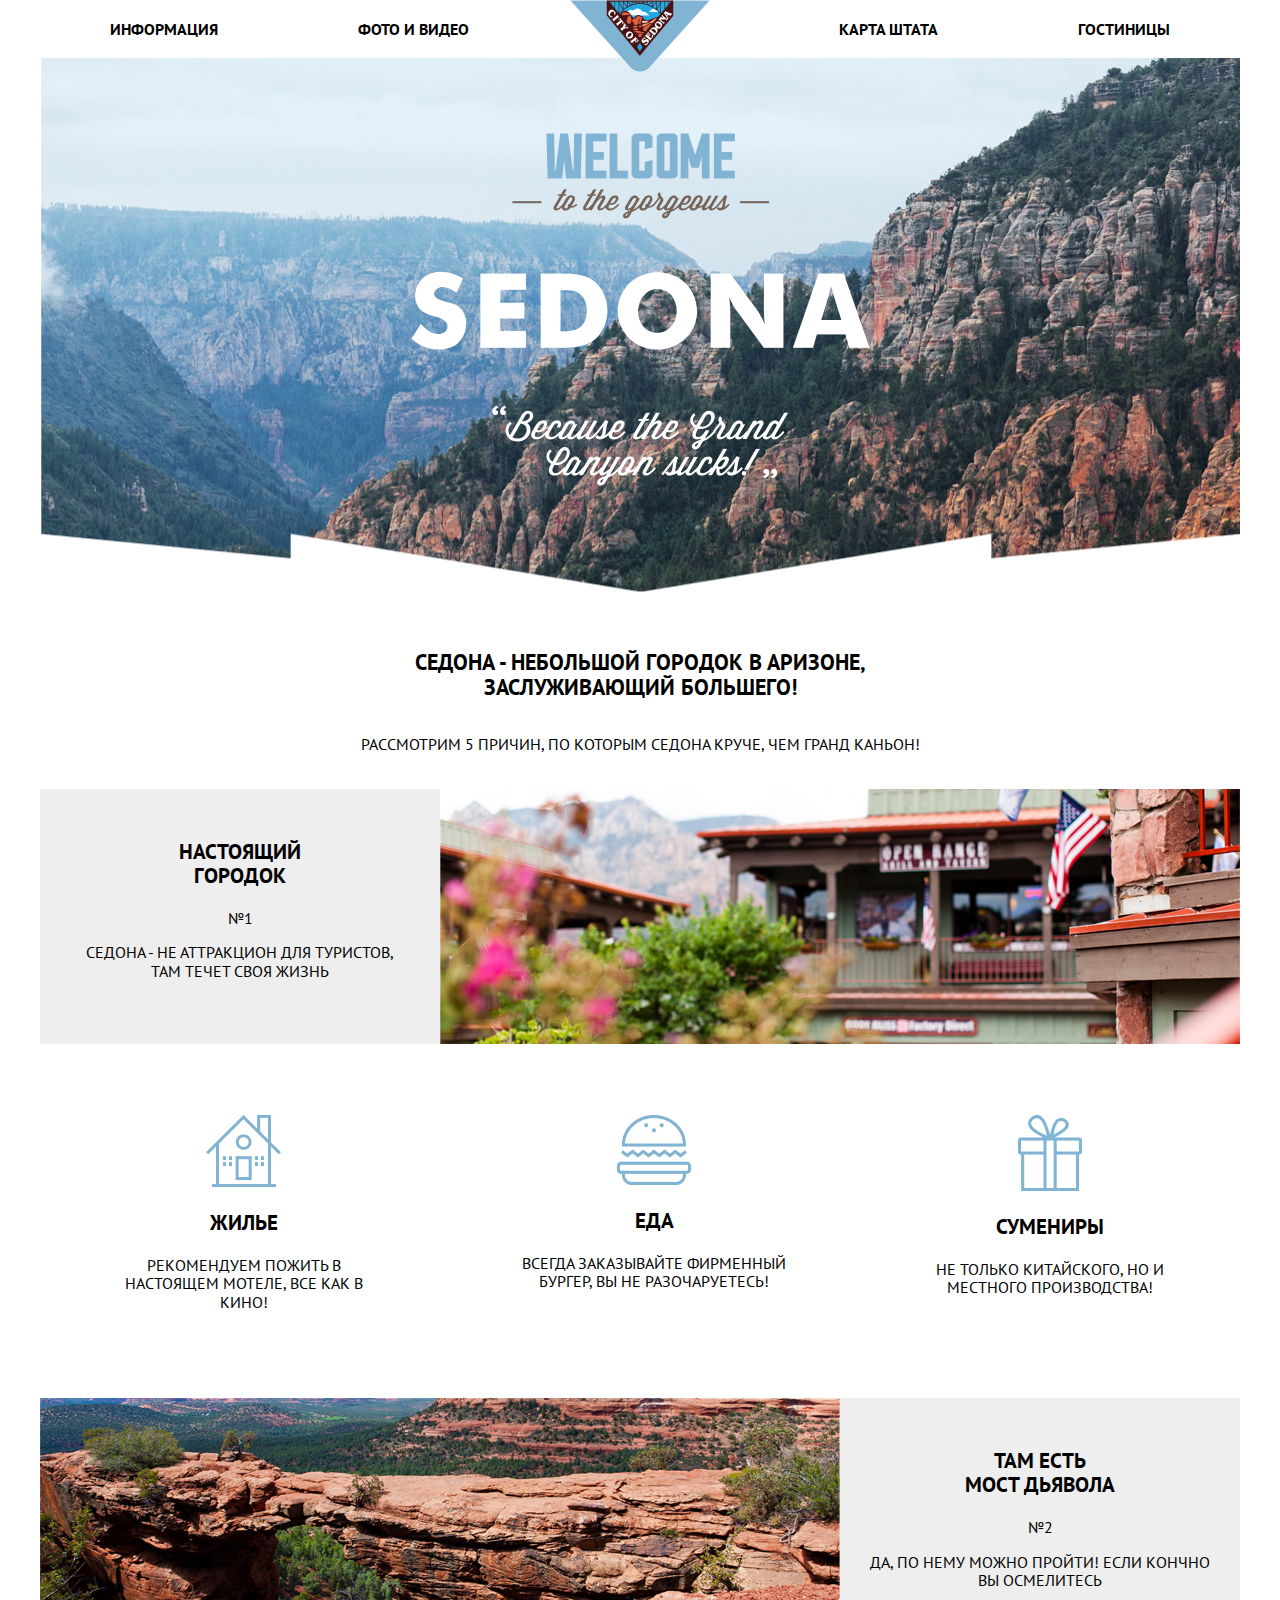
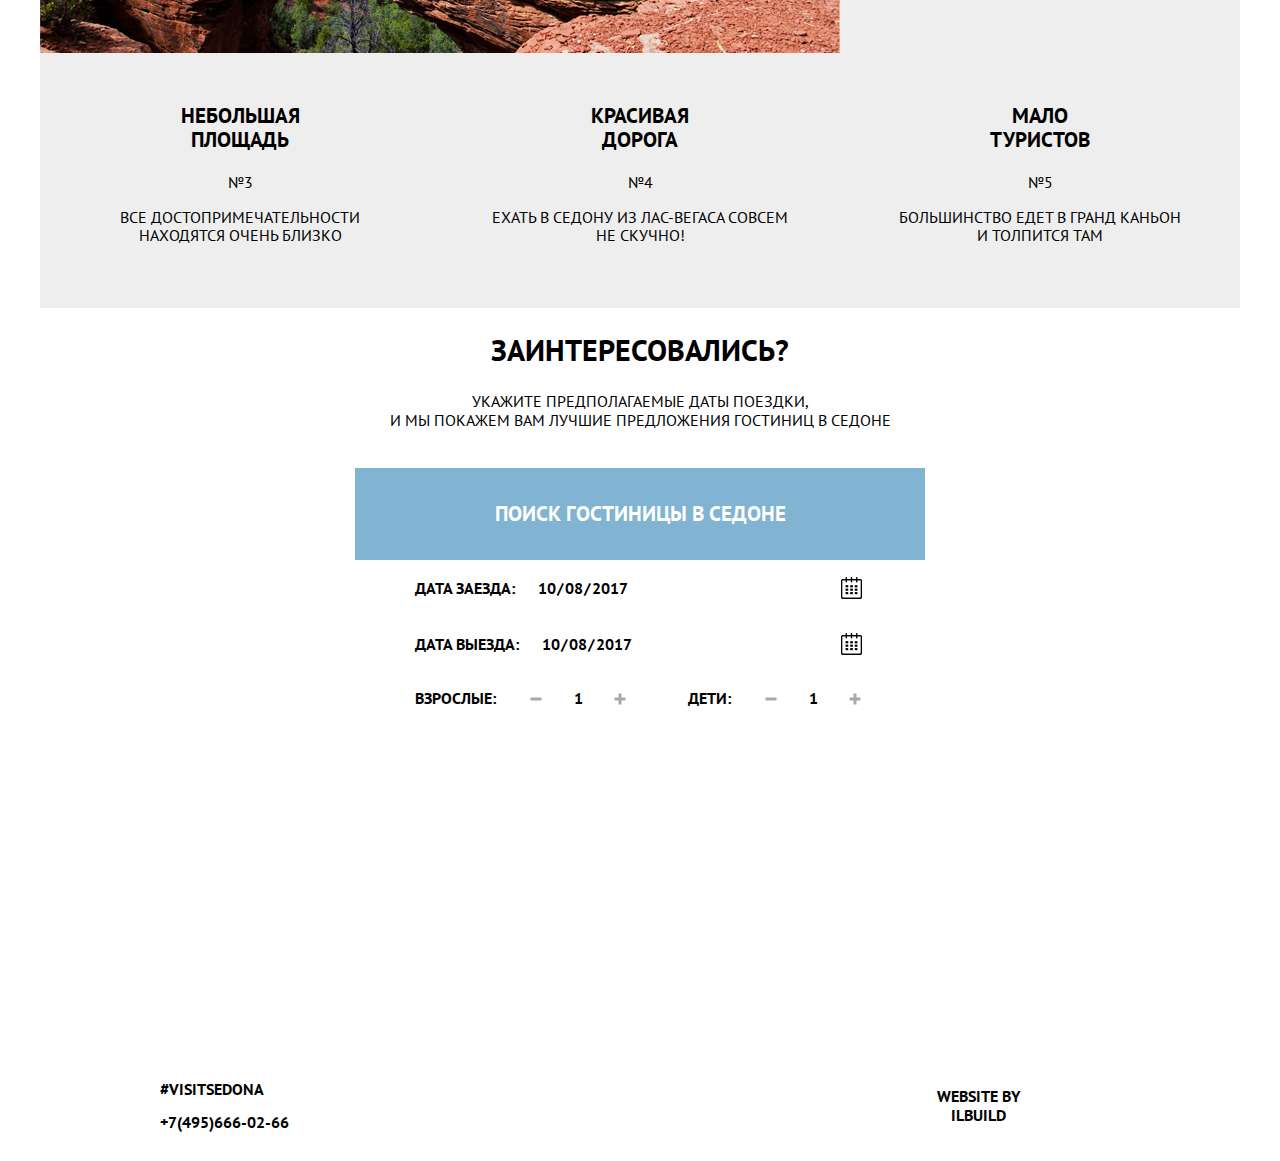
<file: index.html>
<!DOCTYPE html>
<html lang="ru">

<head>
  <meta charset="UTF-8">
  <meta http-equiv="X-UA-Compatible" content="IE=edge">
  <meta name="viewport" content="width=device-width, initial-scale=1.0">
  <title>СЕДОНА - НЕБОЛЬШОЙ ГОРОДОК В АРИЗОНЕ</title>
  <link href="https://fonts.googleapis.com/css2?family=PT+Sans:wght@400;700&display=swap" rel="stylesheet">
  <link rel="stylesheet" href="./css/normalize.css">
  <link rel="stylesheet" href="./css/style.css">
  <script src="./js/form.js" defer></script>
  <script src="./js/sendBtn.js" defer></script>
</head>

<body>
  <header class="main-header container">
    <nav class="main-navigation">
      <ul class="site-navigation">
        <li><a href="#">Информация</a></li>
        <li><a href="#">Фото и видео</a></li>
      </ul>
      <a href="./" class="main-header-logo">
        <img src="img/Logo.png" alt="Логотип городка Седона">
      </a>
      <ul class="site-navigation">
        <li><a href="#">Карта штата</a></li>
        <li><a href="./hotels.html">Гостиницы</a></li>
      </ul>
    </nav>
    <img class="header-logo" src="img/header-logo.png" alt="Welcome to the gorgeus" class="main-header-title">
    <h1>Седона - небольшой городок в Аризоне, <br>
      заслуживающий большего!</h1>
    <p>Рассмотрим 5 причин, по которым Седона круче, чем Гранд Каньон!</p>
  </header>

  <main class="features container">
    <div class="features-row">
      <div class="features-item">
        <h3>Настоящий <br>
          городок</h3>
        <p>№1</p>
        <p>Седона - не аттракцион для туристов,<br>
          там течет своя жизнь</p>
      </div>
      <div class="features-image">
        <img src="img/photo1.jpg" alt="Фотография растительности и домов">
      </div>
    </div>

    <section class="recommendation">
      <ul class="recommendation-list">
        <li><img src="img/icon1.png" alt="Иконка домик"></li>
        <li>
          <h3>Жилье</h3>
        </li>
        <li>
          <p>Рекомендуем пожить в настоящем мотеле, все как в кино!</p>
        </li>
      </ul>
      <ul class="recommendation-list">
        <li><img src="img/icon2.png" alt="Иконка гамбургер"></li>
        <li>
          <h3>Еда</h3>
        </li>
        <li>
          <p>Всегда заказывайте фирменный бургер, вы не разочаруетесь!</p>
        </li>
      </ul>
      <ul class="recommendation-list">
        <li><img src="img/icon3.png" alt="Иконка подарок"></li>
        <li>
          <h3>Сумениры</h3>
        </li>
        <li>
          <p>Не только китайского, но и местного производства!</p>
        </li>
      </ul>
    </section>

    <div class="features-row">
      <div class="features-image">
        <img src="img/photo2.jpg" alt="Фотография каньона">
      </div>
      <div class="features-item">
        <h3>Там есть <br>
          мост дьявола</h3>
        <p>№2</p>
        <p>Да, по нему можно пройти! Если кончно <br>
          вы осмелитесь</p>
      </div>
      <div class="features-item">
        <h3>Небольшая <br>
          площадь</h3>
        <p>№3</p>
        <p>Все достопримечательности<br>
          находятся очень близко</p>
      </div>
      <div class="features-item">
        <h3>Красивая <br>
          дорога</h3>
        <p>№4</p>
        <p>Ехать в Седону из Лас-Вегаса совсем <br>
          не скучно!</p>
      </div>
      <div class="features-item">
        <h3>Мало <br>
          туристов</h3>
        <p>№5</p>
        <p>Большинство едет в Гранд Каньон<br>
          и толпится там</p>
      </div>
    </div>
  </main>

  <section class="appointment">
    <div class="appointmentHeader">
      <h2>Заинтересовались?</h2>
      <p>
        Укажите предполагаемые даты поездки, <br>
        и мы покажем вам лучшие предложения гостиниц в Седоне
      </p>
    </div>

    <iframe class="map"
      src="https://www.google.com/maps/embed?pb=!1m18!1m12!1m3!1d22024.544423353258!2d-111.80551639258705!3d34.85702844904017!2m3!1f0!2f0!3f0!3m2!1i1024!2i768!4f13.1!3m3!1m2!1s0x872da132f942b00d%3A0x5548c523fa6c8efd!2z0KHQtdC00L7QvdCwLCDQkNGA0LjQt9C-0L3QsCA4NjMzNiwg0KHQqNCQ!5e0!3m2!1sru!2sru!4v1618997404940!5m2!1sru!2sru"
      width="100%" height="750px" style="border:0;" allowfullscreen="" loading="lazy">
    </iframe>

    <div class="formWrap appointment-formWrap">
      <button class="formHeader sendBtn">
        <h3 class="formHeader_text">Поиск гостиницы в Седоне</h3>
      </button>

      <form class="appointment-form" action="#" method="POST">
        <p class="formItem">
          <label for="form-date-in">Дата заезда:</label>
          <input type="date" required id="form-date-in" name="date-in" value="2017-10-08">
        </p>

        <p class="formItem">
          <label for="form-date-out">Дата выезда:</label>
          <input type="date" required id="form-date-out" name="date-out" value="2017-10-08">
        </p>

        <p class="formItem">
          <label class="mr30" for="adults">Взрослые:</label>
          <button class="quantity-button" id="adults-minus"></button>
          <input id="adults" type="number" step="1" min="1" max="" value="1">
          <button class="quantity-button quantity-button_plus" id="adults-plus"></button>
        </p>

        <p class="formItem">
          <label class="mr30" for="children">Дети:</label>
          <button class="quantity-button" id="children-minus"></button>
          <input id="children" type="number" step="1" min="1" max="" value="1">
          <button class="quantity-button quantity-button_plus" id="children-plus"></button>
        </p>
      </form>
    </div>

    <footer class="footer container">
      <div class="footer-contacts">
        <p>
          #Visitsedona
        </p>
        <a href="tel: +74956660266">+7(495)666-02-66</a>
      </div>
      <div class="footer-developer">
        <p>
          Website by <br> ilbuild
        </p>
      </div>
    </footer>

  </section>

</body>

</html>
</file>
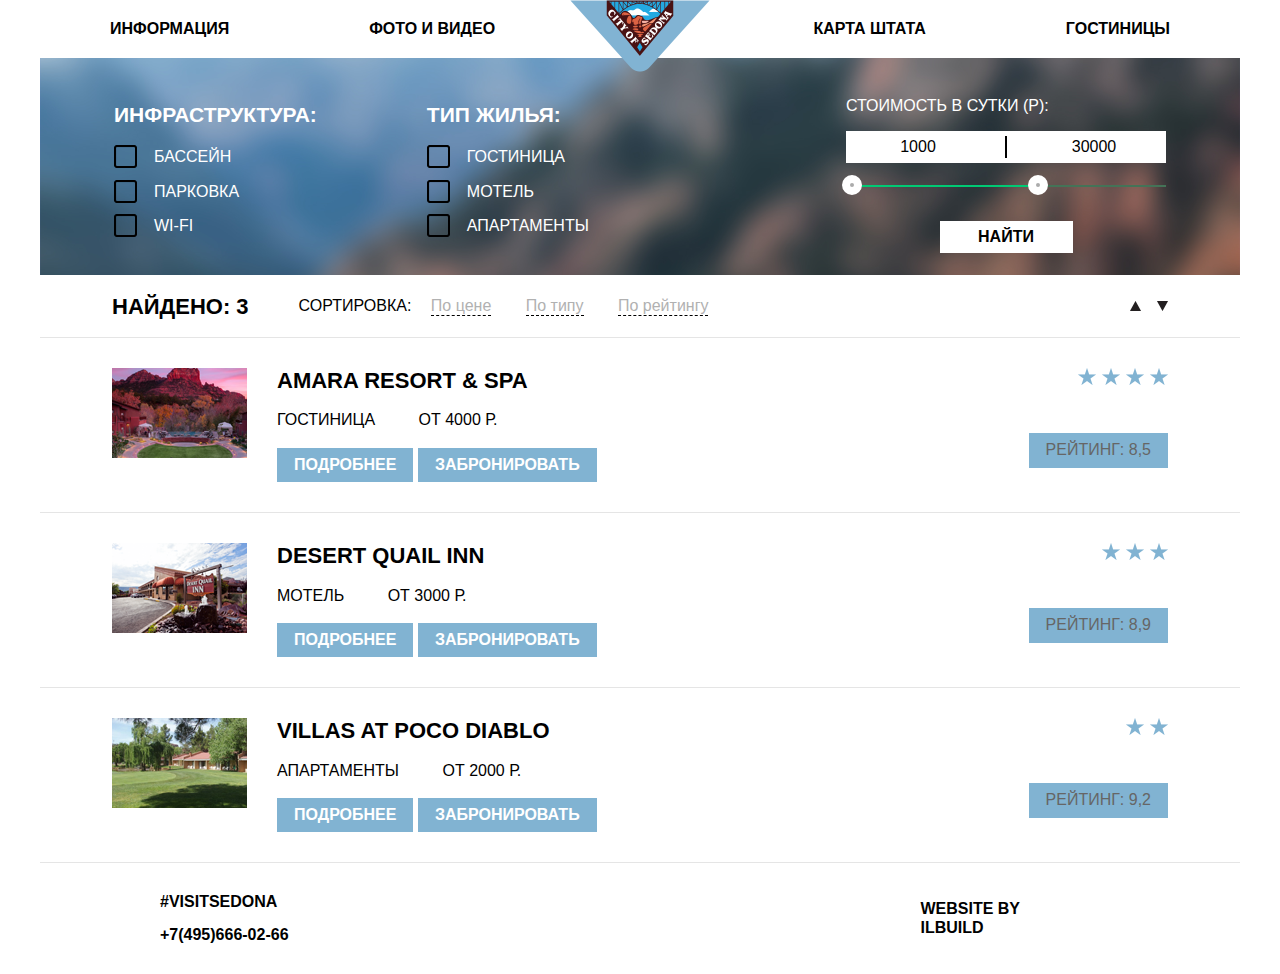
<file: hotels.html>
<!DOCTYPE html>
<html lang="ru">

<head>
  <meta charset="UTF-8">
  <meta http-equiv="X-UA-Compatible" content="IE=edge">
  <meta name="viewport" content="width=device-width, initial-scale=1.0">
  <title>СЕДОНА - ВЫБОР ОТЕЛЯ</title>
  <link rel="stylesheet" href="./css/normalize.css">
  <link rel="stylesheet" href="./css/UISlider.css">
  <link rel="stylesheet" href="./css/style.css">
  <script src="//code.jquery.com/jquery-3.6.0.min.js" defer></script>
  <script src="./js/jquery-ui.min.js" defer></script>
  <script src="./js/jquery.ui.touch-punch.min.js" defer></script>
  <script src="./js/UISlider.js" defer></script>
  <script src="./js/sendBtn.js" defer></script>
</head>

<body>
  <header class="main-header container">
    <nav class="main-navigation">
      <ul class="site-navigation">
        <li><a href="#">Информация</a></li>
        <li><a href="#">Фото и видео</a></li>
      </ul>
      <a href="./" class="main-header-logo">
        <img src="img/Logo.png" alt="Логотип городка Седона">
      </a>
      <ul class="site-navigation">
        <li><a href="#">Карта штата</a></li>
        <li><a href="./hotels.html">Гостиницы</a></li>
      </ul>
    </nav>
  </header>

  <section class="hotels-filter container">
    <form class="hotels-serch">
      <div class="filter-wrap">
        <div class="serch-wrap">
          <h3>
            Инфраструктура:
          </h3>
          <p>
            <label class="serch-сheckbox">
              <input class="visually-hidden" type="checkbox" name="pool">
              <span class="checkbox-indicator"></span>
              Бассейн
            </label>
          </p>
          <p>
            <label class="serch-сheckbox">
              <input class="visually-hidden" type="checkbox" name="parking">
              <span class="checkbox-indicator"></span>
              Парковка
            </label>
          </p>
          <p>
            <label class="serch-сheckbox">
              <input class="visually-hidden" type="checkbox" name="wi-fi">
              <span class="checkbox-indicator"></span>
              wi-fi
            </label>
          </p>
        </div>
        <div class="serch-wrap">
          <h3 class="serch-title">
            Тип жилья:
          </h3>
          <p>
            <label class="serch-сheckbox">
              <input class="visually-hidden" type="checkbox" name="hotel">
              <span class="checkbox-indicator"></span>
              Гостиница
            </label>
          </p>
          <p>
            <label class="serch-сheckbox">
              <input class="visually-hidden" type="checkbox" name="motel">
              <span class="checkbox-indicator"></span>
              Мотель
            </label>
          </p>
          <p>
            <label class="serch-сheckbox">
              <input class="visually-hidden" type="checkbox" name="apartments">
              <span class="checkbox-indicator"></span>
              Апартаменты
            </label>
          </p>
        </div>
      </div>

      <div class="filter-wrap">
        <div class="priceFilter_container">
          <p class="priceFilter-title">Стоимость в сутки (р):</p>
          <div class="priceInput_container">
            <input type="text" class="priceFilter-input-left" />
            <input type="text" class="priceFilter-input-right" />
          </div>
          <div class="priceFilter"></div>
          <button class="priceFilter-button sendBtn">Найти</button>
        </div>
      </div>

    </form>
  </section>

  <section class="hotelSort container">
    <div class="hotelSort-total">
      <h2>Найдено: 3</h2>
    </div>
    <div class="hotelSort-by">
      <span>Сортировка:</span>
      <button class="hotelSort-btn">По цене</button>
      <button class="hotelSort-btn">По типу</button>
      <button class="hotelSort-btn">По рейтингу</button>
    </div>
    <div class="hotelSort-arrow">
      <button class="hotelSort-arrow-btn hotelSort-arrow-btn__up"></button>
      <button class="hotelSort-arrow-btn hotelSort-arrow-btn__down"></button>
    </div>
  </section>

  <section class="hotels-cards container">

    <div class="hotel-card">
      <div class="hotel-card-wrap">
        <div class="card-image">
          <img src="./img/hotelsImage/1.png" alt="Amara resort & spa">
        </div>
        <div class="card-description">
          <h2 class="description-title">Amara resort & spa</h2>
          <span class="description-type">Гостиница</span>
          <span class="description-cost">От 4000 Р.</span>
          <div class="description-btn">
            <a href="#" class="btn">Подробнее</a>
            <a href="#" class="btn">Забронировать</a>
          </div>
        </div>
        <div class="card-rating">
          <div class="stars stars__4"></div>
          <div class="rating">Рейтинг: 8,5</div>
        </div>
      </div>
    </div>

    <div class="hotel-card">
      <div class="hotel-card-wrap">
        <div class="card-image">
          <img src="./img/hotelsImage/2.png" alt="Desert Quail inn">
        </div>
        <div class="card-description">
          <h2 class="description-title">Desert Quail inn</h2>
          <span class="description-type">Мотель</span>
          <span class="description-cost">От 3000 Р.</span>
          <div class="description-btn">
            <a href="#" class="btn">Подробнее</a>
            <a href="#" class="btn">Забронировать</a>
          </div>
        </div>
        <div class="card-rating">
          <div class="stars stars__3"></div>
          <div class="rating">Рейтинг: 8,9</div>
        </div>
      </div>
    </div>

    <div class="hotel-card">
      <div class="hotel-card-wrap">
        <div class="card-image">
          <img src="./img/hotelsImage/3.png" alt="Villas At Poco Diablo">
        </div>
        <div class="card-description">
          <h2 class="description-title">Villas At Poco Diablo</h2>
          <span class="description-type">Апартаменты</span>
          <span class="description-cost">От 2000 Р.</span>
          <div class="description-btn">
            <a href="#" class="btn">Подробнее</a>
            <a href="#" class="btn">Забронировать</a>
          </div>
        </div>
        <div class="card-rating">
          <div class="stars stars__2"></div>
          <div class="rating">Рейтинг: 9,2</div>
        </div>
      </div>
    </div>

  </section>

  <footer class="footer container">
    <div class="footer-contacts">
      <p>
        #Visitsedona
      </p>
      <a href="tel: +74956660266">+7(495)666-02-66</a>
    </div>
    <div class="footer-developer">
      <p>
        Website by <br> ilbuild
      </p>
    </div>
  </footer>

</body>

</html>
</file>
<file: css/style.css>
/* ===== main ===== */
body{
  font-family: 'PT Sans', sans-serif;
  font-size: 16px;
  font-weight: 400;
  text-transform: uppercase;
  color: #000000;
}
a{
  text-decoration: none;
  font-weight: bold;
  color: #000000;
}
ul{
  list-style: none;
  padding: 0;
}
h1{
  font-size: 22px;
}
h2{
  font-size: 22px;
}
h3{
  font-size: 21px;
}
button{
  background-color: transparent;
  border: none;
  cursor: pointer;
  padding: 0;
}
button:focus{
  outline: none;
}
.container{
  width: 1200px;
  margin: 0 auto;
}
.btn{
  display: inline-block;
  color: #fff;
  background-color: #81b3d2;
  padding: 8px 17px;
}
.visually-hidden:not(:focus):not(:active),
input[type="checkbox"].visually-hidden,
input[type="radio"].visually-hidden{
  position: absolute;
  width: 1px;
  height: 1px;
  margin: -1px;
  border: 0;
  padding: 0;
  white-space: nowrap;
  clip-path: inset(100%);
  clip: rect(0 0 0 0);
  overflow: hidden;
}

/* ===== header ===== */
.main-header{
  text-align: center;
  background-image: url(../img/header-bg.jpg);
  background-repeat: no-repeat;
}
.main-header p{
  margin: 35px 0;
}
.header-logo{
  margin-top: 75px;
  margin-bottom: 145px;
}
.main-navigation{
  display: flex;
  justify-content: space-between;
  background-color: #fff;
}
.site-navigation{
  margin: 0;
  display: flex;
}
.site-navigation a{
  display: inline-block;
  padding: 20px 70px;
  font-weight: 700;
}
.site-navigation a:hover{
  color: #81b3d2;
}
.site-navigation a:active{
  color: #b2b2b2;
}
.main-header-logo{
  position: absolute;
  left: 50%;
  top: 0;
  transform: translateX(-50%);
}

/* ===== footer ===== */
.footer{
  position: relative;
  background-color: rgba(255, 255, 255, 0.8);
  display: flex;
  justify-content: space-between;
  align-items: center;
  font-weight: 700;
}
.footer-contacts{
  margin: 30px 0;
  margin-left: 120px;
  text-align: left;
}
.footer-contacts p{
  margin: 0;
  margin-bottom: 14px;
}
.footer-developer{
  margin-right: 220px;
}

/* ===== features ===== */
.features-row{
  display: flex;
  flex-wrap: wrap;
}
.features-item{
  margin: 0;
  width: 400px;
  height: 255px;
  background-color: #eeeeee;
  text-align: center;
  padding: 30px 0;
  box-sizing: border-box;
}
.features-image{
  margin: 0;
  width: 800px;
  height: 255px;
  box-sizing: border-box;
  overflow: hidden;
}
.features-image img{
  width: 100%;
}

/* ===== recomendation ===== */
.recommendation{
  display: flex;
}
.recommendation-list{
  box-sizing: border-box;
  text-align: center;
  padding: 55px 65px;
}

/* ===== appointment ===== */
.appointment{
  position: relative;
  text-align: center;
  min-height: 853px;
  display: flex;
  flex-direction: column;
  justify-content: space-between;
}
.appointment h2{
  font-size: 30px;
}
.appointment p{
  position: relative;
  z-index: 1;
}
.appointment-formWrap{
  position: absolute;
  z-index: 2;
  left: 50%;
  transform: translateX(-50%);
  top: 160px;
}
.map{
 position: absolute;
 bottom: 0;
 left: 0;
}

/* ===== appointment-form ===== */
.formWrap{
  height: 480px;
  width: 570px;
  background-color: #ffffff;
}
.formHeader{
  display: block;
  width: 100%;
  background-color: #81b3d2;
  text-align: center;
  font-style: inherit;
  text-transform: uppercase;
  font-size: inherit;
}
.formHeader h3{
  margin: 0;
  padding: 34px 0;
  color: #ffffff;
  font-size: 21px;
}
.formHeader:active .formHeader_text{
  opacity: 0.5;
}
.appointment-form{
  padding: 0 60px;
  display: flex;
  flex-wrap: wrap;
  justify-content: space-between;
  font-weight: bold;
}
.appointment-form p{
  display: flex;
  align-items: center;
}
.appointment-form p:nth-child(-n+2){
  width: 100%;
  justify-content: space-between;
}
.appointment-form input{
  font: inherit;
  border: none;
}
.appointment-form input:focus{
  outline: none;
}
.appointment-form input[type="date"]::-webkit-inner-spin-button,
.appointment-form input[type="date"]::-webkit-calendar-picker-indicator{
  opacity: 0;
}
.appointment-form input[type="date"]{
  height: 24px;
  flex-grow: 0.9;
  background: url(../img/Calendar.png);
  background-repeat: no-repeat;
  background-position: 99%;
  cursor: pointer;
}
.appointment-form input[type="number"]{
  width: 60px;
  text-align: center;
}
.quantity-button{
  width: 20px;
  height: 20px;
  position: relative;
}
.quantity-button::before{
  content:'';
  position: absolute;
  left: 50%;
  top: 50%;
  transform: translate(-50%, -50%);
  width: 11px;
  height: 3px;
  background-color: #a9a9a9;
}
.quantity-button_plus::after{
  content: '';
  position: absolute;
  width: 3px;
  height: 11px;
  background-color: #a9a9a9;
  top: 50%;
  left: 50%;
  transform: translate(-50%, -50%);
}
.quantity-button:hover::before,
.quantity-button:hover::after{
  background-color: #000;
}
.quantity-button:active::before,
.quantity-button:active::after{
  background-color: #81b3d2;
}
.quantity-button:focus::before,
.quantity-button:focus::after{
  background-color: #81b3d2;  
}
.mr30{
  margin-right: 30px;
}
.appointment-form input[type='number'] {
    -moz-appearance:textfield;
}
.appointment-form input::-webkit-outer-spin-button,
.appointment-form input::-webkit-inner-spin-button {
    -webkit-appearance: none;
}

/* ===== hotels-filter ===== */
.hotels-filter{
  background-color: rgb(139, 139, 250);
  background-image: url(../img/filter_bg.png);
  background-size: cover;
  background-position: 0px -300px;
  height: 217px;
  color: #FFF;
}
.hotels-serch{
  display: flex;
  justify-content: space-between;
  align-items: center;
  height: 100%;
  margin-left: 74px;
  margin-right: 74px;
}
.serch-wrap{
  margin-right: 110px;
}
.filter-wrap{
  display: flex;
}

/* ===== checkbox ===== */
.serch-сheckbox{
  position: relative;
  padding: 3px 0;
  padding-left: 40px;
  cursor: pointer;
}
.serch-сheckbox input[type="checkbox"] + .checkbox-indicator{
  position: absolute;
  top: 0;
  left: 0;
  width: 27px;
  height: 23px;
  background: url(../img/checkbox-off.png);
  background-repeat: no-repeat;
  background-position: center left;
}
.serch-сheckbox input[type="checkbox"]:checked + .checkbox-indicator{
  background: url(../img/checkbox-on.png);
}

/* ===== hotels-cards ===== */
.rating{
  display: inline-block;
  color: #666666;
  background-color: #81b3d2;
  padding: 8px 17px;
  margin-top: 47px;
}
.hotel-card{
  border-top: 1px solid #e5e5e5;
  padding: 0 72px;
  box-sizing: border-box;
}
.hotel-card:last-child {
  border-bottom: 1px solid #e5e5e5;
}
.hotel-card-wrap{
  display: flex;
  margin: 30px 0;
}
.description-title{
  margin-top: 0;
  margin-bottom: 18px;
}
.card-description{
  margin-left: 30px;
}
.card-rating{
  margin-left: auto;
}
.description-cost{
  margin-left: 39px;
}
.description-btn{
  margin-top: 18px;
}
.stars{
  height: 18px;
  width: 114px;
  margin-left: auto;
}
.stars__5{
  background: url(../img/star.png) 96px 0px no-repeat,
              url(../img/star.png) 72px 0px no-repeat,
              url(../img/star.png) 48px 0px no-repeat,
              url(../img/star.png) 24px 0px no-repeat,
              url(../img/star.png) 0px 0px no-repeat;
}
.stars__4{
  background: url(../img/star.png) 96px 0px no-repeat,
              url(../img/star.png) 72px 0px no-repeat,
              url(../img/star.png) 48px 0px no-repeat,
              url(../img/star.png) 24px 0px no-repeat;
}
.stars__3{
  background: url(../img/star.png) 96px 0px no-repeat,
              url(../img/star.png) 72px 0px no-repeat,
              url(../img/star.png) 48px 0px no-repeat;
}
.stars__2{
  background: url(../img/star.png) 96px 0px no-repeat,
              url(../img/star.png) 72px 0px no-repeat;
}
.stars__1{
  background: url(../img/star.png) 96px 0px no-repeat;
}

/* ===== hotelSort ===== */
.hotelSort{
  display: flex;
  align-items: center;
  padding: 0 72px;
  box-sizing: border-box;
}
.hotelSort-by{
  margin-left: 50px;
}
.hotelSort-btn{
  color: #b1b1b1;
  margin: 0 15px;
  border-bottom: 1px dashed #000;
}
.hotelSort-btn:hover,
.hotelSort-btn:focus,
.hotelSort-btn:active{
  color: #81b3d2;
  border: none;
}
.hotelSort-arrow{
  margin-left: auto;
}
.hotelSort-arrow-btn{
  margin-left: 12px;
  width: 11px;
  height: 10px;
  background-repeat: no-repeat;
  background-position: center center;
}
.hotelSort-arrow-btn__up{
  background-image: url(../img/sortBtnUp.png);
}
.hotelSort-arrow-btn__down{
  background-image: url(../img/sortBtnDown.png);
}
</file>
<file: css/UISlider.css>
.priceFilter_container * {
    box-sizing: border-box;
    outline: none;
}
.priceFilter_container {
    width: 320px;
    text-align: center;
}
.priceFilter_container .ui-slider {
    position: relative;
    background: #447357;
    height: 2px;
}
.priceFilter_container .ui-slider .ui-slider-handle {
    position: absolute;
    margin-left: -10px;
    width: 20px;
    height: 20px;
    cursor: pointer;
    border-radius: 50%;
    border: 8px solid #FFF;
    top: -10px;
    background: #ababab;
    z-index: 2;
}
.priceInput_container{
  position: relative;
  display: flex;
  justify-content: space-between;
  background-color: #fff;
  height: 32px;
}
.priceInput_container::after{
  content: "";
  position: absolute;
  display: block;
  width: 2px;
  height: 22px;
  background-color: #000000;
  top: 50%;
  left: 50%;
  margin-top: -11px;
  margin-left: -1px;
}
.priceFilter-input-left,
.priceFilter-input-right {
    border: none;
    text-align:center;
    width: 45%;
}
.priceFilter_container .ui-slider .ui-slider-range {
    position: absolute;
    z-index: 1;
    height: 2px;
    border: 0;
    background: #00ca74;
}
.priceFilter{
  margin-top: 22px;
}
.priceFilter-button{
  width: 133px;
  height: 32px;
  border: none;
  background-color: #fff;
  text-transform: uppercase;
  font-weight: bold;
  margin-top: 34px;
  cursor: pointer;
}
.priceFilter-title{
  text-transform: uppercase;
  color: #fff;
  text-align: left;
}
</file>
